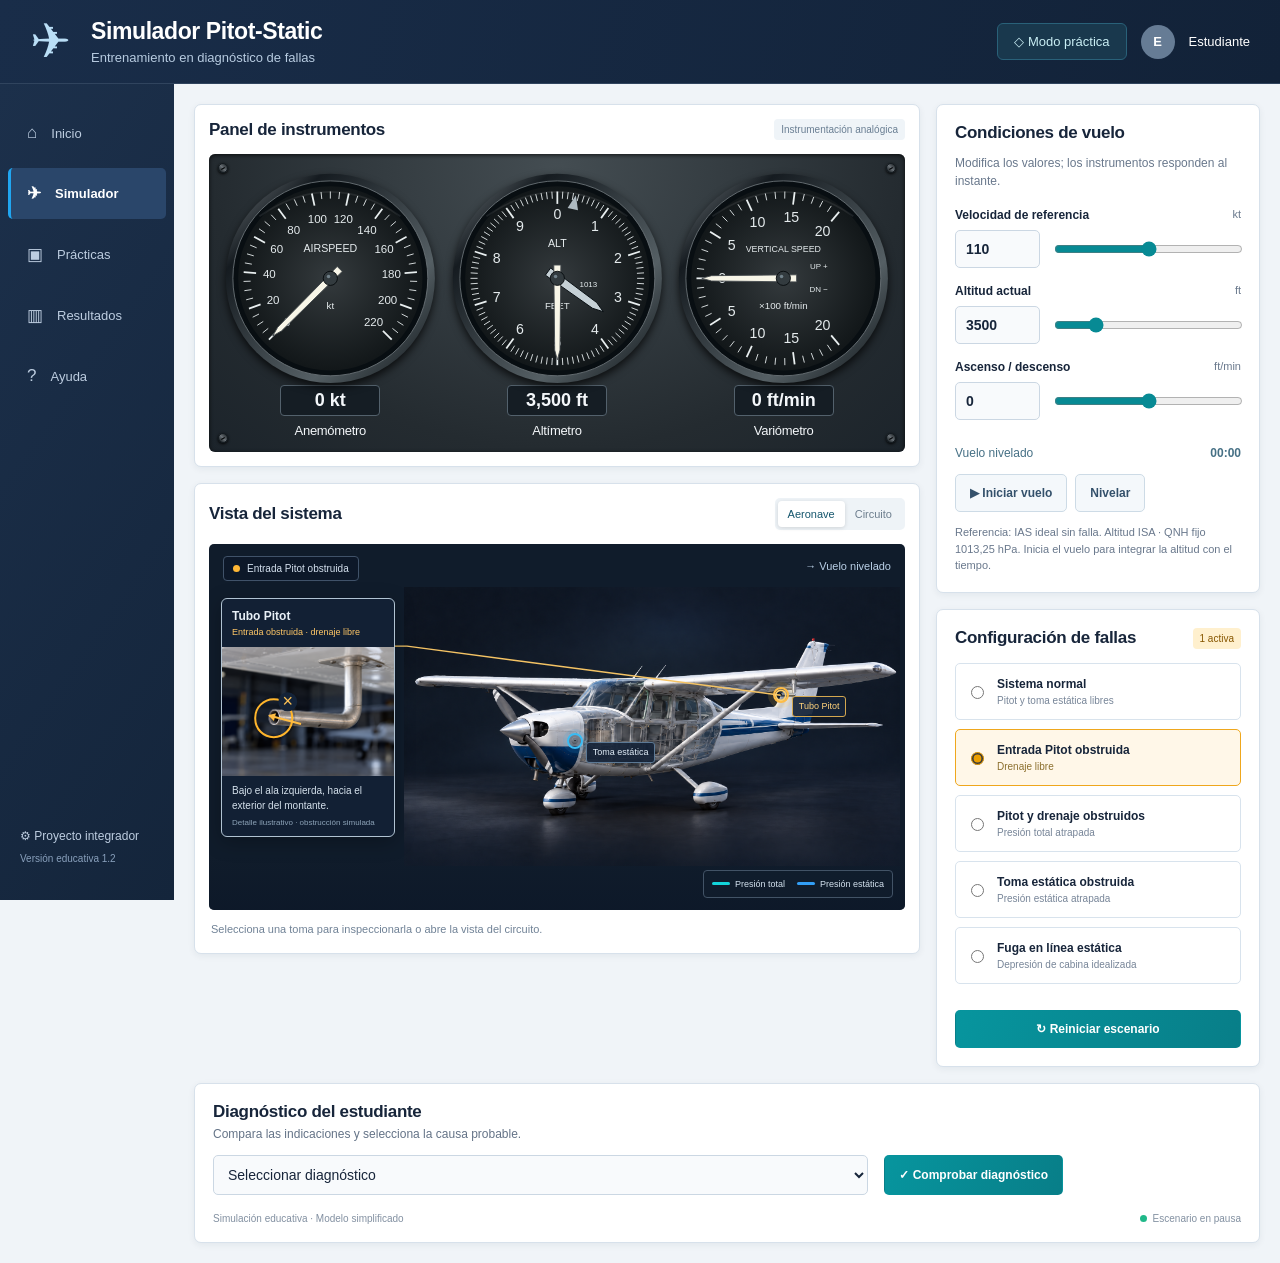
<file: index.html>
<!DOCTYPE html>
<html lang="es">
<head><meta charset="UTF-8"><meta name="viewport" content="width=device-width,initial-scale=1"><meta name="theme-color" content="#14263e"><meta name="description" content="Simulador educativo de diagnóstico de fallas del sistema Pitot-Static. Proyecto integrador de mantenimiento aeronáutico."><title>Simulador Pitot-Static</title><link rel="icon" href="assets/favicon.svg" type="image/svg+xml"><link rel="stylesheet" href="styles.css"><link rel="preload" as="image" href="assets/pitot-detail.png"><link rel="preload" as="image" href="assets/static-detail.png"><link rel="preload" as="image" href="assets/pitot-dual-blocked.png"><script defer src="physics.js"></script><script defer src="app.js"></script></head>
<body>
<header class="topbar"><a class="brand" href="#simulador" aria-label="Ir al simulador"><span class="plane-icon">✈</span><span><strong>Simulador Pitot-Static</strong><small>Entrenamiento en diagnóstico de fallas</small></span></a><div class="user"><span class="mode">◇ <span id="mode-label">Modo práctica</span></span><span class="avatar">E</span><span>Estudiante</span></div></header>
<aside class="sidebar"><nav aria-label="Navegación principal"><a href="#inicio">⌂ <span>Inicio</span></a><a href="#simulador" class="active">✈ <span>Simulador</span></a><a href="#practicas">▣ <span>Prácticas</span></a><a href="#resultados">▥ <span>Resultados</span></a><a href="#ayuda">? <span>Ayuda</span></a></nav><div class="project">⚙ <span>Proyecto integrador</span><small>Versión educativa 1.2</small></div></aside>
<main>
<section id="view-simulador" class="view">
<div class="workspace"><div class="visual-column">
<section class="card instruments-card"><div class="section-title"><h1>Panel de instrumentos</h1><span class="tag">Instrumentación analógica</span></div><div class="instrument-panel"><div class="screw tl"></div><div class="screw tr"></div><div class="screw bl"></div><div class="screw br"></div><div class="gauge-wrap"><div id="gauge-speed" class="gauge" role="img" aria-label="Anemómetro"></div><output id="out-speed">0 kt</output><h2>Anemómetro</h2></div><div class="gauge-wrap"><div id="gauge-alt" class="gauge" role="img" aria-label="Altímetro"></div><output id="out-alt">3500 ft</output><h2>Altímetro</h2></div><div class="gauge-wrap"><div id="gauge-vs" class="gauge" role="img" aria-label="Variómetro"></div><output id="out-vs">0 ft/min</output><h2>Variómetro</h2></div></div><p id="range-warning" class="range-warning" hidden></p></section>
<section class="card system-card"><div class="section-title"><h2>Vista del sistema</h2><div class="segmented"><button id="show-aircraft" class="selected" type="button">Aeronave</button><button id="show-diagram" type="button">Circuito</button></div></div><div class="scene" id="scene"><div id="aircraft-stage" class="aircraft-stage"><img src="assets/aircraft-v2.png" alt="Aeronave de entrenamiento con tubo Pitot bajo el ala y toma estática en el fuselaje delantero" id="aircraft-image"><svg id="leak-route" class="leak-route" viewBox="0 0 1672 941" role="img" aria-label="Recorrido ilustrativo de la línea estática: toma exterior, tubería con fuga y conexión al panel de instrumentos en la cabina" hidden><path class="route-shadow" d="M576 518 H610 Q620 518 620 508 V480 H672 V405 H750 M710 405 V386 M750 405 V424"/><path class="route-pipe" d="M576 518 H610 Q620 518 620 508 V480 H672 V405 H750 M710 405 V386 M750 405 V424"/><path class="leak-flow" d="M576 518 H610 Q620 518 620 508 V480 H672 V405 H750"/><circle cx="576" cy="518" r="14" class="source-node"/><rect x="652" y="365" width="117" height="78" rx="10" class="cabin-panel"/><g class="panel-gauges"><circle cx="674" cy="405" r="13"/><circle cx="710" cy="386" r="13"/><circle cx="750" cy="424" r="13"/></g><path class="panel-needles" d="M674 405 L670 396 M710 386 L716 379 M750 424 L746 415"/><circle cx="620" cy="480" r="18" class="leak-node"/><path class="leak-escape" d="M620 480 L638 502 M638 502 L635 490 M638 502 L626 499"/><path class="leak-leader" d="M638 502 L820 600 H990"/><rect x="850" y="578" width="150" height="48" rx="8" class="route-label-bg"/><text x="925" y="611" text-anchor="middle" class="route-label-text">FUGA</text><text x="710" y="343" text-anchor="middle" class="cabin-label">PANEL DE CABINA</text></svg><div id="aircraft-overlay" class="aircraft-overlay"><button class="hotspot pitot" data-part="pitot" aria-label="Inspeccionar tubo Pitot"><span class="location-ring"></span><span class="hotspot-label">Tubo Pitot</span></button><button class="hotspot static" data-part="static" aria-label="Inspeccionar toma estática"><span class="location-ring"></span><span class="hotspot-label">Toma estática</span></button></div></div><div class="scene-grid"></div><div class="scene-caption"><span class="live-dot"></span><span id="scene-state">Entrada Pitot obstruida</span></div><div class="flight-direction" id="flight-direction">→ Vuelo nivelado</div><svg id="callout-connector" class="callout-connector" aria-hidden="true"><path id="connector-path"/><circle id="connector-target" r="5"/></svg><figure id="fault-detail" class="fault-detail" hidden><figcaption><span id="detail-title">Tubo Pitot</span><small id="detail-badge">Entrada obstruida</small></figcaption><div id="detail-photo" class="detail-photo"><img id="detail-image" src="assets/pitot-detail.png" alt="Detalle de la entrada del tubo Pitot"><span id="detail-ring" class="detail-ring" aria-hidden="true"></span><span id="detail-arrow" class="detail-arrow" aria-hidden="true"></span><span id="drain-ring" class="detail-ring drain-ring" aria-hidden="true" hidden></span><span id="drain-arrow" class="detail-arrow drain-arrow" aria-hidden="true" hidden></span><span id="intake-label" class="part-photo-label intake-label" hidden>1 · Entrada obstruida</span><span id="drain-label" class="part-photo-label drain-label" hidden>2 · Drenaje obstruido</span></div><div id="leak-detail" class="leak-detail" hidden><svg viewBox="0 0 260 185" role="img" aria-label="La toma estática alimenta las conexiones de presión estática del anemómetro, altímetro y variómetro"><path d="M20 150 H225 M65 150 V92 M145 150 V92 M225 150 V92" fill="none" stroke="#48b6ff" stroke-width="4"/><circle cx="20" cy="150" r="6" fill="#48b6ff"/><circle cx="115" cy="150" r="9" fill="#ffb84b"/><path d="M115 150 L125 168" stroke="#ffb84b" stroke-width="3"/><text x="115" y="183" fill="#ffcb76" font-size="10" text-anchor="middle">Fuga a cabina</text><g fill="#172b40" stroke="#9aafbf" stroke-width="1.5"><circle cx="65" cy="65" r="25"/><circle cx="145" cy="65" r="25"/><circle cx="225" cy="65" r="25"/></g><path d="M65 65 L54 57 M145 65 L151 49 M225 65 L210 65" stroke="#f1f4f5" stroke-width="2"/><g fill="#dce8f4" font-size="10" text-anchor="middle"><text x="65" y="27">Anemómetro</text><text x="145" y="27">Altímetro</text><text x="225" y="27">VSI</text><text x="130" y="118" fill="#8ed0ff">Conexiones estáticas (Ps)</text></g></svg></div><p id="detail-description"></p><small class="illustration-note">Detalle ilustrativo · obstrucción simulada</small></figure><div id="circuit" class="circuit" hidden></div><div id="leak-route-key" class="leak-route-key" hidden><span>━ Línea estática</span><span>● Punto de fuga</span><small>Recorrido ilustrativo hasta cabina</small></div><div id="pressure-legend" class="legend"><span><i class="cyan"></i>Presión total</span><span><i class="blue"></i>Presión estática</span></div></div><div class="inspection" id="inspection" aria-live="polite">Selecciona una toma para inspeccionarla o abre la vista del circuito.</div></section>
</div><div class="controls-column">
<section class="card"><h2>Condiciones de vuelo</h2><p class="subtle">Modifica los valores; los instrumentos responden al instante.</p><div class="field"><label for="speed">Velocidad de referencia <span>kt</span></label><div class="paired"><input id="speed" type="number" min="0" max="220" step="1" value="110"><input id="speed-range" aria-label="Ajustar velocidad" type="range" min="0" max="220" step="1" value="110"></div></div><div class="field"><label for="altitude">Altitud actual <span>ft</span></label><div class="paired"><input id="altitude" type="number" min="0" max="18000" step="1" value="3500"><input id="altitude-range" aria-label="Ajustar altitud" type="range" min="0" max="18000" step="50" value="3500"></div></div><div class="field"><label for="vs">Ascenso / descenso <span>ft/min</span></label><div class="paired"><input id="vs" type="number" min="-2000" max="2000" step="50" value="0"><input id="vs-range" aria-label="Ajustar velocidad vertical" type="range" min="-2000" max="2000" step="50" value="0"></div></div><div class="flight-state"><span id="flight-text">Vuelo nivelado</span><strong id="elapsed">00:00</strong></div><div class="two-buttons"><button id="toggle-run" class="secondary">▶ Iniciar vuelo</button><button id="level" class="secondary">Nivelar</button></div><p class="micro">Referencia: IAS ideal sin falla. Altitud ISA · QNH fijo 1013,25 hPa. Inicia el vuelo para integrar la altitud con el tiempo.</p></section>
<section class="card"><div class="section-title"><h2>Configuración de fallas</h2><span id="fault-tag" class="tag amber">1 activa</span></div><div id="fault-options"></div><div id="exam-note" hidden class="notice">Caso de diagnóstico: la falla está oculta. Cambia las condiciones y compara los instrumentos.</div><div id="leak-control" class="field" hidden><label for="leak-bias">Depresión de cabina simulada <span>Pa</span></label><input id="leak-bias" type="number" min="0" max="500" step="10" value="200"><p class="micro">Fuga idealizada: Ps de la línea = Ps exterior − este valor.</p></div><p class="micro" id="trapped-note"></p><button id="reset" class="primary full">↻ Reiniciar escenario</button><button id="free-mode" class="secondary full" hidden>Volver a práctica libre</button></section>
</div></div>
<section class="card diagnosis"><div><h2>Diagnóstico del estudiante</h2><p id="task-text">Compara las indicaciones y selecciona la causa probable.</p></div><div class="diagnosis-controls"><label class="sr-only" for="diagnosis">Seleccionar diagnóstico</label><select id="diagnosis"><option value="">Seleccionar diagnóstico</option></select><button id="check" class="primary">✓ Comprobar diagnóstico</button></div><div id="feedback" role="status" hidden></div><footer><span>Simulación educativa · Modelo simplificado</span><span id="run-status"><i class="live-dot"></i>Escenario preparado</span></footer></section>
</section>
<section id="view-inicio" class="view" hidden><div class="hero"><div class="eyebrow">MANTENIMIENTO AERONÁUTICO / LABORATORIO DIGITAL</div><h1>Comprende la indicación.<br>Encuentra la falla.</h1><p>Explora la relación entre las presiones del sistema Pitot-Static y los instrumentos de vuelo. Practica el diagnóstico sin intervenir una aeronave.</p><a class="primary link-button" href="#simulador">Abrir simulador →</a><img src="assets/aircraft.png" alt="Aeronave de entrenamiento"></div><div class="intro-grid"><article class="card"><span class="step">01</span><h2>Configura el vuelo</h2><p>Ajusta velocidad, altitud y razón de ascenso o descenso.</p></article><article class="card"><span class="step">02</span><h2>Observa las presiones</h2><p>Activa una falla y sigue su efecto en los tres instrumentos.</p></article><article class="card"><span class="step">03</span><h2>Comprueba tu diagnóstico</h2><p>Resuelve casos con falla oculta y revisa tus resultados.</p></article></div></section>
<section id="view-practicas" class="view" hidden><div class="page-heading"><span class="eyebrow">APRENDER HACIENDO</span><h1>Prácticas de diagnóstico</h1><p>La configuración y los marcadores de la falla se ocultan durante el ejercicio. El circuito muestra solo la conexión normal hasta responder.</p></div><div id="practice-cards" class="intro-grid"></div></section>
<section id="view-resultados" class="view" hidden><div class="page-heading"><span class="eyebrow">TU PROGRESO</span><h1>Resultados</h1><p>Los intentos se guardan en este navegador. Puedes exportarlos para tu informe.</p></div><div id="stats" class="stats"></div><div class="card"><div class="section-title"><h2>Historial de diagnósticos</h2><div class="two-buttons"><button id="export" class="secondary">↓ Descargar CSV</button><button id="clear-results" class="secondary danger">Borrar historial</button></div></div><p id="storage-note" class="micro"></p><div class="table-scroll"><table><thead><tr><th>Fecha</th><th>Modalidad</th><th>Falla</th><th>Respuesta</th><th>Resultado</th></tr></thead><tbody id="history"></tbody></table></div></div></section>
<section id="view-ayuda" class="view" hidden><div class="page-heading"><span class="eyebrow">GUÍA DEL LABORATORIO</span><h1>Cómo usar el simulador</h1><p>Una plataforma educativa para explorar indicaciones y formular diagnósticos.</p></div><div class="help-grid"><article class="card"><h2>Una primera prueba</h2><ol><li>Selecciona «Sistema normal».</li><li>Ajusta la referencia a 110 kt y la altitud a 3500 ft.</li><li>Activa «Toma estática obstruida» para atrapar la presión a esa altitud.</li><li>Elige +500 ft/min y pulsa «Iniciar vuelo».</li><li>Observa el altímetro fijo, el VSI en cero y la disminución de la velocidad indicada.</li></ol><a href="#simulador" class="link-button primary">Probar ahora →</a></article><article class="card"><h2>Instrumentos y unidades</h2><p><b>Anemómetro:</b> utiliza la diferencia entre presión total y estática. Unidad: nudos (kt).</p><p><b>Altímetro:</b> convierte presión estática en altitud ISA. Aguja larga: centenas de pies; corta: miles; triángulo: decenas de miles. Escala repetida de 0 a 9.</p><p><b>Variómetro:</b> representa la velocidad vertical estabilizada, en ft/min. Su escala dice ×100 ft/min; +5 significa +500 ft/min.</p></article><article class="card"><h2>Alcance del modelo</h2><p>La entrada de velocidad es una referencia equivalente a IAS ideal, no TAS. Se usa q = ½ρ₀V² y Pt = Ps + q, con ρ₀ = 1,225 kg/m³. La atmósfera estándar se limita a 0–18000 ft y el QNH se mantiene en 1013,25 hPa.</p><p>Las obstrucciones conservan la presión al seleccionarlas. Cambiar de falla vuelve a capturar las condiciones actuales. La fuga estática supone una depresión de cabina constante ajustable; no representa un avión específico.</p><p>El VSI se representa en régimen estabilizado, sin retardo ni transitorio de bloqueo. Cambiar manualmente la altitud establece una nueva condición de vuelo, no una subida instantánea física. Las agujas se limitan a su escala; la lectura numérica conserva el valor calculado.</p><p>La aeronave es una ilustración y el circuito es funcional, sin posición física exacta de tuberías. Recurso didáctico; no sustituye manuales ni equipos de prueba de mantenimiento.</p></article><article class="card"><h2>Referencias y archivos</h2><p><a href="https://www.faa.gov/sites/faa.gov/files/regulations_policies/handbooks_manuals/aviation/phak/10_phak_ch8.pdf" target="_blank" rel="noopener">FAA · PHAK, capítulo 8: Flight Instruments ↗</a></p><p><a href="https://www.faa.gov/documentLibrary/media/Advisory_Circular/AC_91-43.pdf" target="_blank" rel="noopener">FAA · AC 91-43: Unreliable Airspeed Indications ↗</a></p><p><a href="LEEME.html" target="_blank">Guía para publicar en GitHub Pages ↗</a></p><p>Sin instalación, cuentas, librerías externas ni servidor. HTML, CSS y JavaScript editables. Resultados locales; no se envían datos a terceros.</p></article></div></section>
</main><dialog id="part-dialog"><h2 id="part-title"></h2><p id="part-body"></p><button id="close-dialog" class="primary">Entendido</button></dialog>
</body></html>
</file>
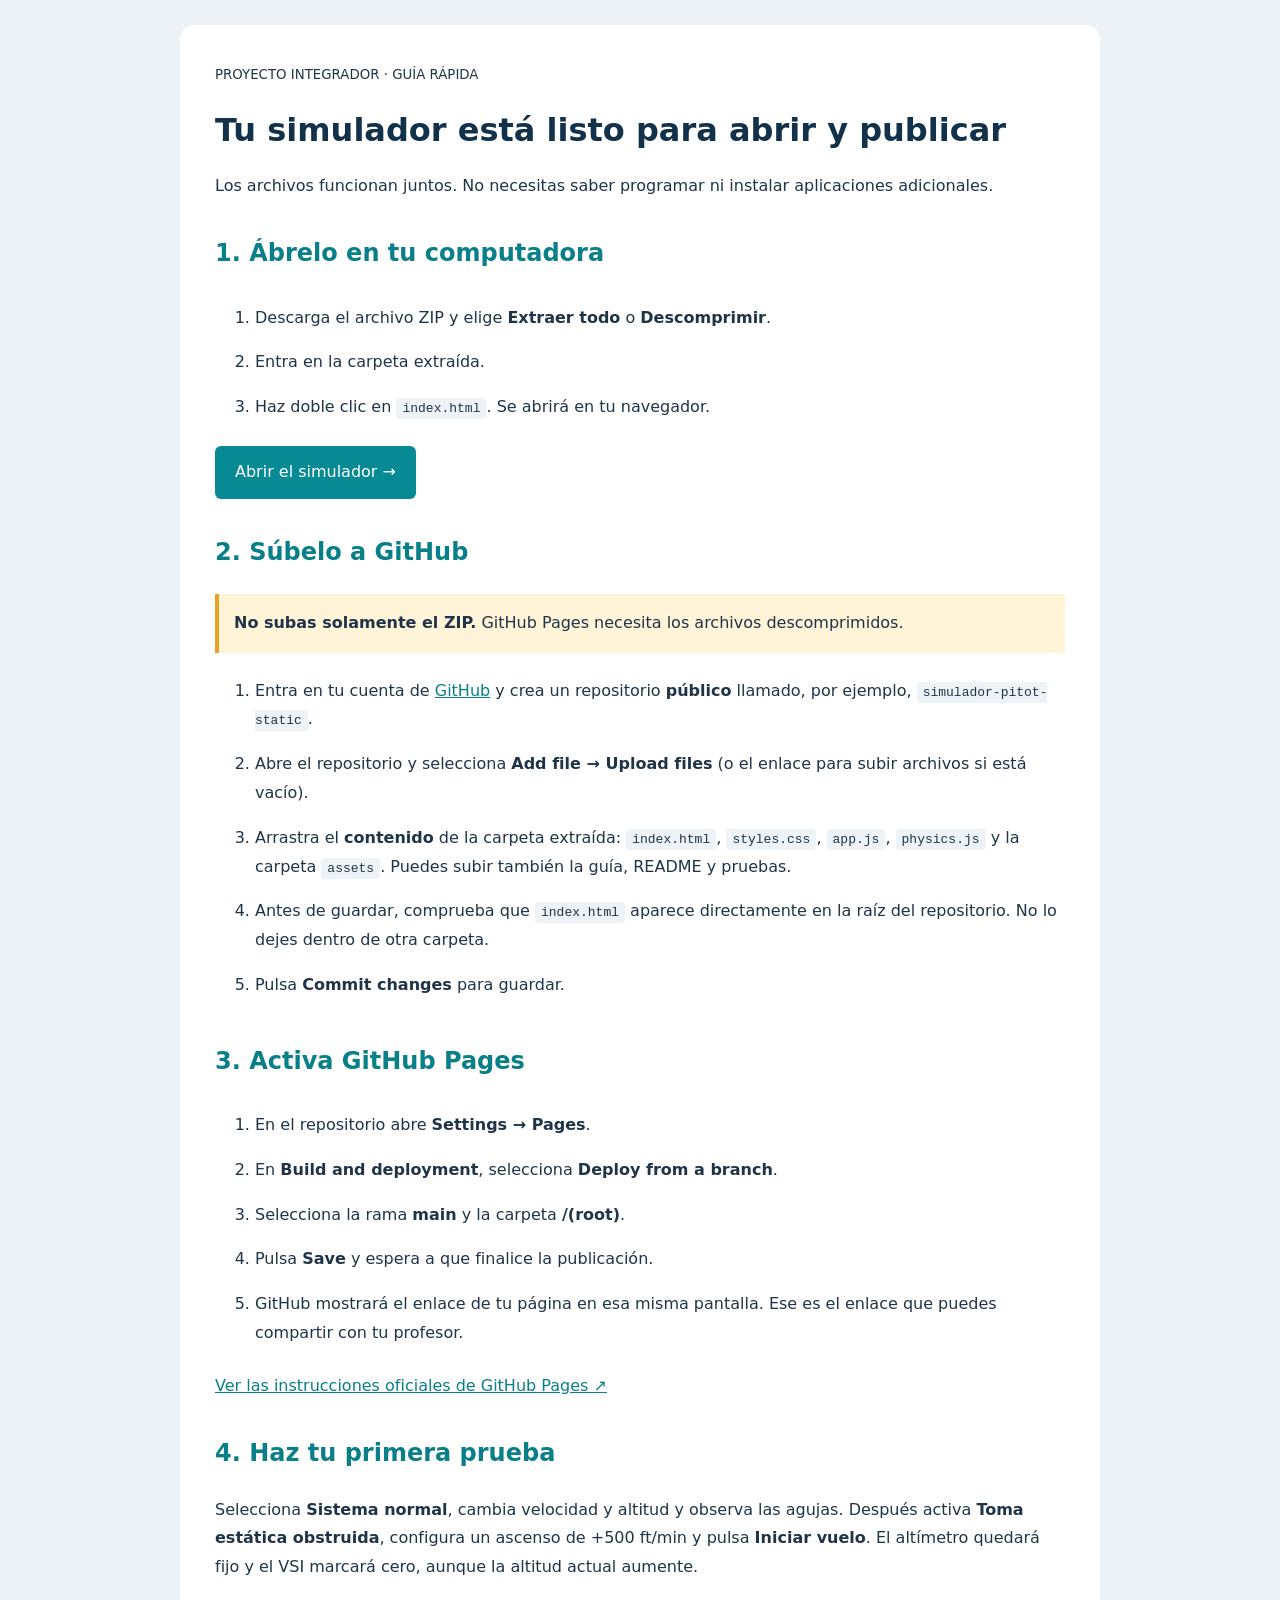
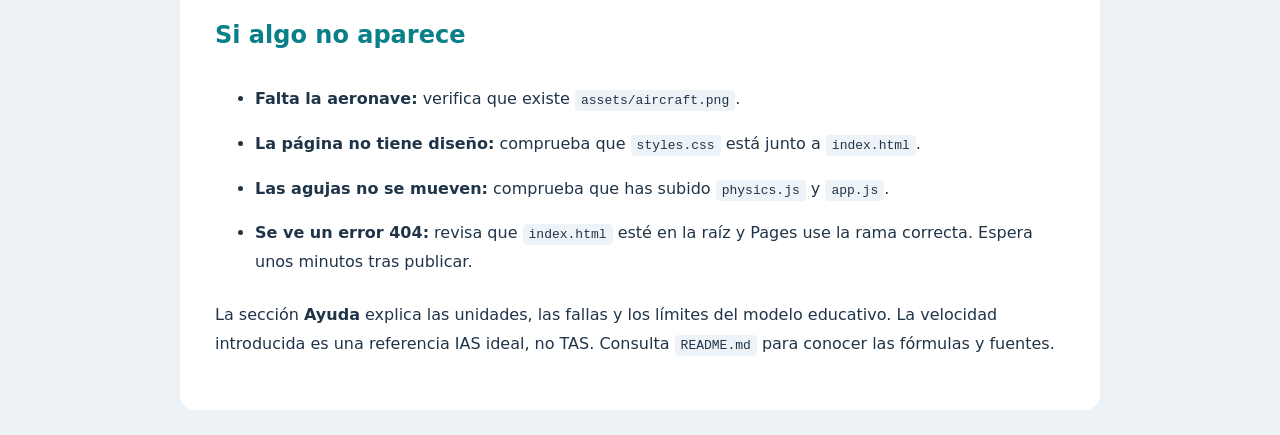
<file: LEEME.html>
<!doctype html><html lang="es"><meta charset="utf-8"><meta name="viewport" content="width=device-width,initial-scale=1"><title>Cómo abrir y publicar tu simulador</title><style>body{font-family:system-ui,sans-serif;background:#edf2f7;color:#203449;line-height:1.8;margin:0;padding:25px}main{max-width:850px;background:white;margin:auto;border-radius:15px;padding:35px}h1{line-height:1.25;color:#12314a}h2{margin-top:32px;color:#087f89}li{padding:8px 0}code{background:#eef3f7;padding:3px 6px;border-radius:4px}a{color:#087f89}.notice{background:#fff3d8;padding:15px;border-left:4px solid #e8a325}.button{display:inline-block;text-decoration:none;color:white;background:#078a94;border-radius:6px;padding:12px 20px}</style><main><small>PROYECTO INTEGRADOR · GUÍA RÁPIDA</small><h1>Tu simulador está listo para abrir y publicar</h1><p>Los archivos funcionan juntos. No necesitas saber programar ni instalar aplicaciones adicionales.</p><h2>1. Ábrelo en tu computadora</h2><ol><li>Descarga el archivo ZIP y elige <b>Extraer todo</b> o <b>Descomprimir</b>.</li><li>Entra en la carpeta extraída.</li><li>Haz doble clic en <code>index.html</code>. Se abrirá en tu navegador.</li></ol><a class="button" href="index.html">Abrir el simulador →</a><h2>2. Súbelo a GitHub</h2><p class="notice"><b>No subas solamente el ZIP.</b> GitHub Pages necesita los archivos descomprimidos.</p><ol><li>Entra en tu cuenta de <a href="https://github.com/" target="_blank" rel="noopener">GitHub</a> y crea un repositorio <b>público</b> llamado, por ejemplo, <code>simulador-pitot-static</code>.</li><li>Abre el repositorio y selecciona <b>Add file → Upload files</b> (o el enlace para subir archivos si está vacío).</li><li>Arrastra el <b>contenido</b> de la carpeta extraída: <code>index.html</code>, <code>styles.css</code>, <code>app.js</code>, <code>physics.js</code> y la carpeta <code>assets</code>. Puedes subir también la guía, README y pruebas.</li><li>Antes de guardar, comprueba que <code>index.html</code> aparece directamente en la raíz del repositorio. No lo dejes dentro de otra carpeta.</li><li>Pulsa <b>Commit changes</b> para guardar.</li></ol><h2>3. Activa GitHub Pages</h2><ol><li>En el repositorio abre <b>Settings → Pages</b>.</li><li>En <b>Build and deployment</b>, selecciona <b>Deploy from a branch</b>.</li><li>Selecciona la rama <b>main</b> y la carpeta <b>/(root)</b>.</li><li>Pulsa <b>Save</b> y espera a que finalice la publicación.</li><li>GitHub mostrará el enlace de tu página en esa misma pantalla. Ese es el enlace que puedes compartir con tu profesor.</li></ol><p><a href="https://docs.github.com/en/pages/getting-started-with-github-pages/configuring-a-publishing-source-for-your-github-pages-site" target="_blank" rel="noopener">Ver las instrucciones oficiales de GitHub Pages ↗</a></p><h2>4. Haz tu primera prueba</h2><p>Selecciona <b>Sistema normal</b>, cambia velocidad y altitud y observa las agujas. Después activa <b>Toma estática obstruida</b>, configura un ascenso de +500 ft/min y pulsa <b>Iniciar vuelo</b>. El altímetro quedará fijo y el VSI marcará cero, aunque la altitud actual aumente.</p><h2>Si algo no aparece</h2><ul><li><b>Falta la aeronave:</b> verifica que existe <code>assets/aircraft.png</code>.</li><li><b>La página no tiene diseño:</b> comprueba que <code>styles.css</code> está junto a <code>index.html</code>.</li><li><b>Las agujas no se mueven:</b> comprueba que has subido <code>physics.js</code> y <code>app.js</code>.</li><li><b>Se ve un error 404:</b> revisa que <code>index.html</code> esté en la raíz y Pages use la rama correcta. Espera unos minutos tras publicar.</li></ul><p>La sección <b>Ayuda</b> explica las unidades, las fallas y los límites del modelo educativo. La velocidad introducida es una referencia IAS ideal, no TAS. Consulta <code>README.md</code> para conocer las fórmulas y fuentes.</p></main></html>
</file>
<file: styles.css>
:root{--navy:#14263e;--ink:#17253a;--muted:#69788c;--teal:#078a94;--border:#d7e1eb;--paper:#fff;--cyan:#13d4da;--blue:#329ef5;--amber:#f7ad23}*{box-sizing:border-box}body{margin:0;background:#f0f4f8;color:var(--ink);font-family:Inter,"Segoe UI",Arial,sans-serif;font-size:14px}button,input,select{font:inherit}button,a,input,select{-webkit-tap-highlight-color:transparent}button,a{touch-action:manipulation}button{cursor:pointer}button:disabled{cursor:default;opacity:.65}a{color:#087e8c}button:focus-visible,a:focus-visible,input:focus-visible,select:focus-visible{outline:3px solid #42b6e8;outline-offset:3px}[hidden]{display:none!important}.topbar{height:84px;background:linear-gradient(105deg,#192d49,#122238);display:flex;align-items:center;justify-content:space-between;padding:0 30px;color:white;position:relative;z-index:2;border-bottom:1px solid #30445e}.brand{display:flex;align-items:center;gap:20px;color:inherit;text-decoration:none}.plane-icon{font-size:49px;color:#b9def6;line-height:1}.brand strong{font-size:23px;letter-spacing:-.4px}.brand small{display:block;margin-top:5px;color:#b7cbe0;font-size:13px}.user{display:flex;align-items:center;gap:14px;font-size:13px}.mode{padding:10px 16px;border:1px solid #296179;background:#19384d;border-radius:6px;color:#c9eef4}.avatar{border-radius:50%;width:34px;height:34px;background:#667c95;display:grid;place-items:center;font-weight:700}.sidebar{position:absolute;top:84px;bottom:0;left:0;width:174px;min-height:calc(100vh - 84px);background:linear-gradient(125deg,#1c304b,#14253b);color:#bdcde0;display:flex;flex-direction:column;padding:24px 8px}.sidebar nav{display:grid;gap:10px}.sidebar nav a{color:inherit;text-decoration:none;display:flex;gap:14px;align-items:center;padding:15px 16px;border-radius:5px;border-left:3px solid transparent;font-size:17px}.sidebar nav a span{font-size:13px}.sidebar nav a:hover{background:#233d5d}.sidebar nav a.active{background:#2a466a;color:#fff;border-color:#20a6f1;font-weight:650}.project{margin-top:auto;padding:35px 12px 12px;font-size:12px}.project small{display:block;margin-top:10px;font-size:10px;color:#89a0bc}main{margin-left:174px;padding:20px;max-width:2100px}.workspace{display:grid;grid-template-columns:minmax(0,1fr) 324px;gap:16px}.visual-column,.controls-column{display:flex;flex-direction:column;gap:16px;min-width:0}.card{background:white;border:1px solid var(--border);border-radius:7px;padding:18px;box-shadow:0 2px 7px #152b4510}.card h1,.card h2{font-size:17px;letter-spacing:-.3px;margin:0 0 16px}.section-title{display:flex;justify-content:space-between;gap:10px;align-items:center;margin-bottom:14px}.section-title h1,.section-title h2{margin:0}.tag{font-size:10px;color:#6a7f93;white-space:nowrap;border-radius:4px;background:#eff4f8;padding:5px 7px}.amber{background:#fff0ce;color:#885700}.instruments-card{padding:14px}.instrument-panel{position:relative;background:radial-gradient(ellipse at 50% 5%,#444d52,#242b30 70%,#1c242b);padding:18px 15px 14px;border-radius:6px;display:grid;grid-template-columns:repeat(3,minmax(0,1fr));gap:14px;box-shadow:inset 0 1px 4px #000b}.gauge-wrap{text-align:center;color:#f4f7fa;min-width:0}.gauge{width:100%;max-width:250px;margin:auto;aspect-ratio:1;filter:drop-shadow(0 4px 4px #000b)}.gauge svg{width:100%;height:100%;display:block}.gauge-wrap output{display:block;background:#151d24;border:1px solid #53616c;border-radius:4px;padding:4px 6px;font-size:18px;font-weight:650;min-width:100px;width:fit-content;margin:0 auto 7px;font-variant-numeric:tabular-nums}.gauge-wrap h2{font-size:13px;margin:0;font-weight:500}.screw{position:absolute;width:10px;height:10px;background:linear-gradient(45deg,#090f12,#697076,#121719);border:1px solid #141b20;border-radius:50%;box-shadow:0 1px 3px #000}.screw:after{content:'';position:absolute;left:2px;right:2px;top:4px;border-top:1px solid #020405;transform:rotate(-30deg)}.tl{top:9px;left:9px}.tr{top:9px;right:9px}.bl{bottom:9px;left:9px}.br{bottom:9px;right:9px}.subtle,.micro{color:var(--muted);line-height:1.5}.subtle{font-size:12px;margin:-5px 0 18px}.micro{font-size:11px;margin:12px 0 0}.field{margin-bottom:16px}.field label{display:flex;justify-content:space-between;gap:4px;font-size:12px;font-weight:600;margin-bottom:8px}.field label span{color:var(--muted);font-size:11px;font-weight:400}.paired{display:grid;grid-template-columns:85px 1fr;gap:12px;align-items:center}input[type=number],select{width:100%;border:1px solid #cbd7e3;background:#f8fafc;border-radius:5px;padding:10px;color:var(--ink)}input[type=number]{font-weight:650;font-variant-numeric:tabular-nums}input[type=range]{min-width:0;width:100%;accent-color:var(--teal);cursor:pointer}.flight-state{display:flex;justify-content:space-between;padding:10px 0 14px;font-size:12px;color:#467085}.flight-state strong{font-variant-numeric:tabular-nums}.two-buttons{display:flex;gap:8px;flex-wrap:wrap}.primary,.secondary{border-radius:5px;padding:11px 14px;font-size:12px;font-weight:600;border:1px solid transparent}.primary{background:linear-gradient(110deg,#07959e,#087e88);color:#fff}.primary:hover{background:#066a76}.secondary{background:#f4f8fb;border-color:#cddbe6;color:#34516b}.secondary:hover{background:#e5f0f5}.full{width:100%;margin-top:14px}.fault-option{display:flex;gap:10px;border:1px solid #d8e3ed;border-radius:5px;padding:13px 10px;margin-top:9px;cursor:pointer;align-items:center}.fault-option.active{background:#fff7e8;border-color:#efa71d}.fault-option input{accent-color:#eb9f00}.fault-option b{display:block;font-size:12px}.fault-option small{display:block;color:#778598;font-size:10px;margin-top:4px}.fault-option.active small{color:#8c702e}.system-card{padding:14px}.segmented{background:#eef3f7;border-radius:5px;padding:3px;display:flex}.segmented button{border:0;background:transparent;font-size:11px;color:#6d7e8e;padding:7px 10px;border-radius:4px}.segmented button.selected{background:white;box-shadow:0 1px 4px #0002;color:#15566d}.scene{position:relative;aspect-ratio:2.45;background:#101c2b;border-radius:5px;overflow:hidden;min-height:245px}.scene>img{width:100%;height:100%;object-fit:cover;position:absolute;inset:0;transition:transform 1s ease,filter .4s}.scene-grid{position:absolute;inset:0;background:linear-gradient(transparent 85%,#0c1728a6);pointer-events:none}.scene-caption{position:absolute;left:14px;top:12px;background:#0d182ae0;border:1px solid #405269;border-radius:4px;padding:6px 9px;color:#d5e1ef;font-size:10px;display:flex;align-items:center;gap:7px}.live-dot{display:inline-block;background:#20b889;width:7px;height:7px;border-radius:50%;flex-shrink:0}.scene.fault-pitot .scene-caption .live-dot,.scene.fault-static .scene-caption .live-dot{background:#ffb735}.aircraft-overlay{position:absolute;inset:0}.hotspot{position:absolute;background:#142337eb;border:1px solid #4d718e;color:#d3e7fa;border-radius:4px;font-size:10px;padding:6px 9px}.hotspot span{font-size:15px;vertical-align:middle;color:#3aa7fa}.hotspot.pitot{left:7%;top:36%;color:#b5fbfb}.hotspot.pitot span{color:#21d3da}.hotspot.static{left:63%;top:58%}.scene.fault-pitot .hotspot.pitot,.scene.fault-static .hotspot.static{border-color:#ffb52b;color:#ffcb60;box-shadow:0 0 18px #ffb52b33}.flight-direction{position:absolute;right:14px;top:16px;color:#bad0e7;font-size:11px}.legend{position:absolute;right:12px;bottom:12px;background:#111d2cdd;border:1px solid #425366;border-radius:4px;padding:8px;color:#d4e2ef;display:flex;gap:12px;font-size:9px}.legend span{display:flex;align-items:center;gap:5px}.legend i{width:18px;height:3px;border-radius:3px}.cyan{background:var(--cyan)}.blue{background:var(--blue)}.inspection{font-size:11px;padding:12px 2px 0;color:#708296;line-height:1.45;min-height:29px}.diagnosis{margin-top:16px}.diagnosis h2{margin-bottom:5px}.diagnosis p{margin:0 0 14px;font-size:12px;color:#647387}.diagnosis-controls{display:grid;grid-template-columns:minmax(180px,1fr) auto;gap:16px;max-width:850px}.diagnosis footer{display:flex;justify-content:space-between;gap:12px;margin-top:18px;font-size:10px;color:#8290a1}.diagnosis footer span:last-child{display:flex;align-items:center;gap:6px}#feedback{padding:13px;border-radius:5px;margin-top:14px;background:#eff7f6;color:#16605a;line-height:1.6;font-size:12px}#feedback.wrong{background:#fff3df;color:#8c5a11}.range-warning{font-size:11px;color:#98650f;margin-bottom:0}.notice{padding:14px;background:#edf6fd;font-size:12px;line-height:1.6;border-radius:5px}.circuit{position:absolute;inset:34px 12px 36px}.circuit svg{width:100%;height:100%}.circuit .pipe{fill:none;stroke-width:4;stroke-linejoin:round}.circuit .flow{fill:none;stroke:white;stroke-width:2;stroke-dasharray:3 17;animation:flow 3s linear infinite;opacity:.7}@keyframes flow{to{stroke-dashoffset:-100}}.circuit .blocked{animation:none;stroke:#ffc154;stroke-dasharray:3 6}.scene.paused .flow{animation-play-state:paused}.page-heading{padding:20px 0 28px}.page-heading h1{font-size:32px;margin:10px 0}.page-heading p{color:#718096;line-height:1.6;max-width:800px}.eyebrow{font-size:10px;letter-spacing:2px;color:#54b4c5;font-weight:700}.intro-grid{display:grid;grid-template-columns:repeat(3,1fr);gap:18px}.intro-grid .card{padding:26px}.intro-grid p{color:#6b7b8d;font-size:13px;line-height:1.7}.step{display:block;font-size:28px;color:#13939e;margin-bottom:20px}.link-button{display:inline-block;text-decoration:none}.hero{background:#132238;border-radius:10px;color:#fff;position:relative;overflow:hidden;padding:55px 40px;margin-bottom:20px;min-height:390px}.hero>h1{font-size:38px;line-height:1.2;position:relative;z-index:1;margin:20px 0}.hero p{max-width:430px;font-size:14px;line-height:1.8;color:#b8c8d9;position:relative;z-index:1}.hero>a,.hero>.eyebrow{position:relative;z-index:1}.hero>img{position:absolute;width:64%;height:100%;object-fit:cover;right:0;bottom:0;opacity:.6;mask-image:linear-gradient(90deg,transparent,#000 45%)}.stats{display:grid;grid-template-columns:repeat(3,1fr);gap:20px;margin-bottom:20px}.stat{background:white;border:1px solid var(--border);border-radius:6px;padding:24px}.stat strong{font-size:32px;display:block;margin-bottom:8px;color:#087f8b}.stat span{font-size:12px;color:#6d7d8e}.table-scroll{overflow:auto}table{width:100%;border-collapse:collapse;font-size:12px}th,td{padding:14px 12px;border-bottom:1px solid #e7edf4;text-align:left;line-height:1.5}th{font-weight:600;background:#f7f9fc;color:#6c7e91}.empty{text-align:center;padding:50px;color:#8797aa}.danger{color:#a34343}.help-grid{display:grid;grid-template-columns:1fr 1fr;gap:20px}.help-grid p,.help-grid li{font-size:13px;line-height:1.8;color:#63758a}.help-grid ol{padding-left:20px}.help-grid li{margin-bottom:10px}dialog{max-width:480px;border:1px solid var(--border);border-radius:12px;padding:28px;color:var(--ink);box-shadow:0 20px 100px #0005}dialog::backdrop{background:#0c203c88}dialog h2{font-size:20px}dialog p{line-height:1.8;color:#64758b;font-size:14px}.sr-only{position:absolute;width:1px;height:1px;overflow:hidden;clip:rect(0,0,0,0);white-space:nowrap}@media(min-width:1650px){.workspace{grid-template-columns:minmax(0,1fr) 360px}.scene{aspect-ratio:2.6}.gauge{max-width:280px}}@media(max-width:1150px){.sidebar{width:140px}.sidebar nav a{padding:12px 10px;gap:10px}main{margin-left:140px;padding:14px}.workspace{grid-template-columns:minmax(0,1fr) 290px;gap:12px}.card{padding:14px}.instrument-panel{gap:4px;padding:18px 10px 12px}.tag:not(.amber){display:none}.gauge-wrap output{font-size:15px;min-width:75px}.scene{min-height:230px}.brand strong{font-size:20px}.project{padding-left:8px}}@media(max-width:900px){.workspace{grid-template-columns:1fr}.controls-column{display:grid;grid-template-columns:1fr 1fr;align-items:start}.scene{aspect-ratio:2.3;min-height:250px}.gauge{max-width:220px}.intro-grid{grid-template-columns:1fr}.hero>h1{font-size:32px}.help-grid{grid-template-columns:1fr}}@media(max-width:600px){.topbar{height:76px;padding:0 14px}.brand{gap:10px}.plane-icon{font-size:32px}.brand strong{font-size:17px}.brand small{font-size:9px}.user .avatar,.user>span:last-child{display:none}.mode{font-size:10px;padding:7px 8px}.sidebar{position:relative;inset:auto;width:100%;min-height:0;padding:5px}.sidebar nav{display:flex;justify-content:space-around;gap:0}.sidebar nav a{flex-direction:column;gap:3px;padding:8px;font-size:17px;border-left:0;border-bottom:2px solid transparent;border-radius:3px}.sidebar nav a.active{border-bottom-color:#20a6f1}.sidebar nav a span{font-size:10px}.project{display:none}main{margin-left:0;padding:10px}.controls-column{grid-template-columns:1fr}.section-title h1,.section-title h2{font-size:15px}.instruments-card{padding:10px}.instrument-panel{gap:2px;padding:16px 5px 14px}.gauge-wrap output{min-width:0;font-size:12px;padding:4px 8px}.gauge-wrap h2{font-size:10px}.gauge-wrap{padding:0 2px}.scene{aspect-ratio:1.6;min-height:220px}.scene>img{object-fit:contain}.scene-caption{max-width:65%;font-size:8px;left:9px}.flight-direction{font-size:9px;right:9px}.hotspot{font-size:8px;padding:3px 5px}.hotspot.pitot{top:42%;left:4%}.hotspot.static{top:66%;left:65%}.legend{font-size:8px;bottom:8px}.diagnosis-controls{grid-template-columns:1fr;gap:8px}.diagnosis footer{font-size:9px;flex-wrap:wrap}.stats{gap:8px}.stat{padding:14px}.stat strong{font-size:24px}.stat span{font-size:10px}.page-heading h1{font-size:27px}.hero{padding:32px 24px}.hero>h1{font-size:30px}.hero>img{opacity:.25;width:100%}.hero p{font-size:12px}.segmented button{font-size:10px}.table-scroll{margin-top:15px}.scene .circuit{inset:40px 0 35px}}@media(prefers-reduced-motion:reduce){*{animation:none!important;transition:none!important}}

/* v1.1: fotografía completa, marcas solidarias y recuadro lateral de detalle. */
.scene{aspect-ratio:1.9;min-height:350px;isolation:isolate}
.aircraft-stage{position:absolute;transform-origin:50% 50%;transition:none;z-index:1}
.aircraft-stage>img{position:absolute;inset:0;width:100%;height:100%;object-fit:contain;display:block}
.aircraft-overlay{z-index:2}
.scene-grid{z-index:2;pointer-events:none}.scene-caption,.flight-direction,.legend{z-index:6}
.scene-caption{max-width:65%}.flight-direction{position:absolute}
.hotspot.pitot,.hotspot.static,.hotspot{width:28px;height:28px;padding:0;transform:translate(-50%,-50%);border:0;border-radius:50%;background:transparent;box-shadow:none!important}
.hotspot .location-ring{position:absolute;inset:6px;border:2px solid #38bcf5;border-radius:50%;box-shadow:0 0 0 4px #30a9ee20;background:#12243655}
.hotspot.pitot .location-ring{border-color:#2cdad9}.hotspot .hotspot-label{position:absolute;left:25px;top:15px;font-size:9px;padding:4px 6px;border:1px solid #5b7894;border-radius:3px;white-space:nowrap;color:#e1edf8;background:#142338e8;line-height:1.3}
.scene.fault-pitot .hotspot.pitot .location-ring,.scene.fault-static .hotspot.static .location-ring{border-color:#ffbc45;box-shadow:0 0 0 5px #ffc44a25}
.scene.fault-pitot .hotspot.pitot .hotspot-label,.scene.fault-static .hotspot.static .hotspot-label{color:#ffd27b;border-color:#d3a74f}
.callout-connector{position:absolute;inset:0;width:100%;height:100%;pointer-events:none;z-index:4;overflow:visible}
.callout-connector path{fill:none;stroke:#f4c364;stroke-width:1.4;stroke-linejoin:round}
.callout-connector circle{fill:none;stroke:#ffd16c;stroke-width:1.7}
.fault-detail{position:absolute;left:12px;top:54px;bottom:auto;width:174px;margin:0;background:#122135f5;border:1px solid #b1c3d2;border-radius:6px;z-index:5;color:#e8f0f7;overflow:hidden;box-shadow:0 5px 20px #0004}
.fault-detail figcaption{padding:9px 10px 8px;font-size:12px;font-weight:650;line-height:1.4}.fault-detail figcaption small{display:block;font-size:9px;color:#ffc767;font-weight:500;margin-top:2px}
.detail-photo{position:relative;width:100%;aspect-ratio:4/3;overflow:hidden;background:#213549}.detail-photo img{width:100%;height:100%;object-fit:fill;display:block}
.detail-ring{position:absolute;width:23%;aspect-ratio:1;border:2px solid #ffb52b;border-radius:50%;transform:translate(-50%,-50%);box-shadow:0 0 0 2px #0003}
.detail-ring:after{content:'×';position:absolute;right:-6px;top:-8px;font-size:18px;line-height:19px;background:#142338;border-radius:50%;color:#ffc355;width:19px;height:19px;text-align:center}
.detail-arrow{position:absolute;width:19%;border-top:2px solid #ffbd43;transform:rotate(-165deg);transform-origin:left center}.detail-arrow:after{content:'';position:absolute;right:-1px;top:-5px;border-left:7px solid #ffbd43;border-top:4px solid transparent;border-bottom:4px solid transparent}
.fault-detail p{font-size:10px;line-height:1.45;margin:0;padding:8px 10px 5px;color:#d5e1ec}.illustration-note{display:block;font-size:8px;color:#8da3b8;padding:0 10px 9px}.circuit{z-index:3}
@media(min-width:1650px){.scene{aspect-ratio:2.1;min-height:360px}}
@media(max-width:900px){.scene{aspect-ratio:1.85;min-height:340px}}
@media(max-width:600px){.scene{min-height:340px;aspect-ratio:auto}.fault-detail{left:8px;top:60px;width:126px}.fault-detail figcaption{font-size:11px;padding:7px}.fault-detail p{font-size:9px;padding:7px}.fault-detail figcaption small{font-size:8px}.illustration-note{font-size:7px;padding:0 7px 7px}.hotspot .hotspot-label{left:10px;top:25px;font-size:8px}.scene-caption{font-size:8px;max-width:68%}.legend{left:8px;right:auto;bottom:10px}.flight-direction{top:40px;font-size:9px}.detail-ring{border-width:1.5px}}

/* v1.2: doble obstrucción y recorrido estático en la aeronave. */
.part-photo-label{position:absolute;font-size:8px;line-height:1.35;border-radius:3px;background:#17283be8;color:#ffe0a6;padding:3px 4px;border:1px solid #c59140;white-space:nowrap}.intake-label{left:3%;top:19%}.drain-label{left:34%;bottom:3%}
.drain-ring{left:56.6%;top:60.6%;width:11%;border-color:#ffcc63}.drain-arrow{left:73%;top:66%;width:14%;transform:rotate(-162deg)}
.leak-detail{background:#101e30;padding:9px 5px 0}.leak-detail svg{width:100%;height:auto;display:block}
.leak-route{position:absolute;inset:0;width:100%;height:100%;z-index:2;pointer-events:none;overflow:visible}.leak-route .route-shadow{stroke:#071426;stroke-width:16;fill:none;stroke-linecap:round;stroke-linejoin:round}.leak-route .route-pipe{stroke:#48b6ff;stroke-width:8;fill:none;stroke-linecap:round;stroke-linejoin:round}.leak-flow{stroke:#e7faff;stroke-width:4;fill:none;stroke-dasharray:7 24;animation:flow 3s linear infinite}.scene.paused .leak-flow{animation-play-state:paused}.source-node{stroke:#48b6ff;stroke-width:5;fill:#17374b88}.cabin-panel{stroke:#8dd6ff;stroke-width:3;fill:#0a2138cc}.panel-gauges circle{stroke:#6cbced;stroke-width:3;fill:#10283d}.panel-needles{stroke:#f3fcff;stroke-width:2.5;fill:none}.leak-node{stroke:#ffb84b;stroke-width:5;fill:#e0942733}.leak-escape{stroke:#ffbd58;stroke-width:5;fill:none}.leak-leader{stroke:#ffbd58;stroke-width:2;fill:none}.route-label-bg{fill:#1c293b;stroke:#cc9843;stroke-width:2}.route-label-text{fill:#ffce7d;font-size:29px;font-family:Arial,sans-serif;font-weight:bold}.cabin-label{fill:#b5e5ff;stroke:#0d2033;stroke-width:2;paint-order:stroke;font-size:27px;font-family:Arial,sans-serif}
.show-leak-route .callout-connector path,.show-leak-route .callout-connector circle{stroke:#48b6ff}.show-leak-route .hotspot.static .location-ring{border-color:#48b6ff}.show-leak-route .hotspot.static .hotspot-label{color:#b4e6ff;border-color:#48b6ff}
.leak-route-key{position:absolute;z-index:6;left:12px;bottom:10px;display:flex;align-items:center;gap:13px;font-size:9px;background:#102237ee;border:1px solid #395772;border-radius:4px;padding:8px 10px}.leak-route-key>span:first-child{color:#84d0ff}.leak-route-key>span:nth-child(2){color:#ffc96c}.leak-route-key small{font-size:8px;color:#a8bacd}
@media(max-width:600px){.part-photo-label{font-size:6px;padding:2px}.leak-route-key{left:8px;right:8px;gap:8px;flex-wrap:wrap;font-size:8px;padding:6px}.leak-route-key small{font-size:7px}.leak-detail{padding:6px 2px}}

.dual-blockage #detail-ring:before,.dual-blockage #drain-ring:before{position:absolute;left:-8px;top:-8px;color:#102237;background:#ffce6e;font-size:9px;font-weight:bold;border-radius:50%;width:14px;height:14px;line-height:14px;text-align:center}.dual-blockage #detail-ring:before{content:'1'}.dual-blockage #drain-ring:before{content:'2'}

#leak-control{margin-top:16px}

.leak-route .route-pipe{stroke-width:10}
</file>
